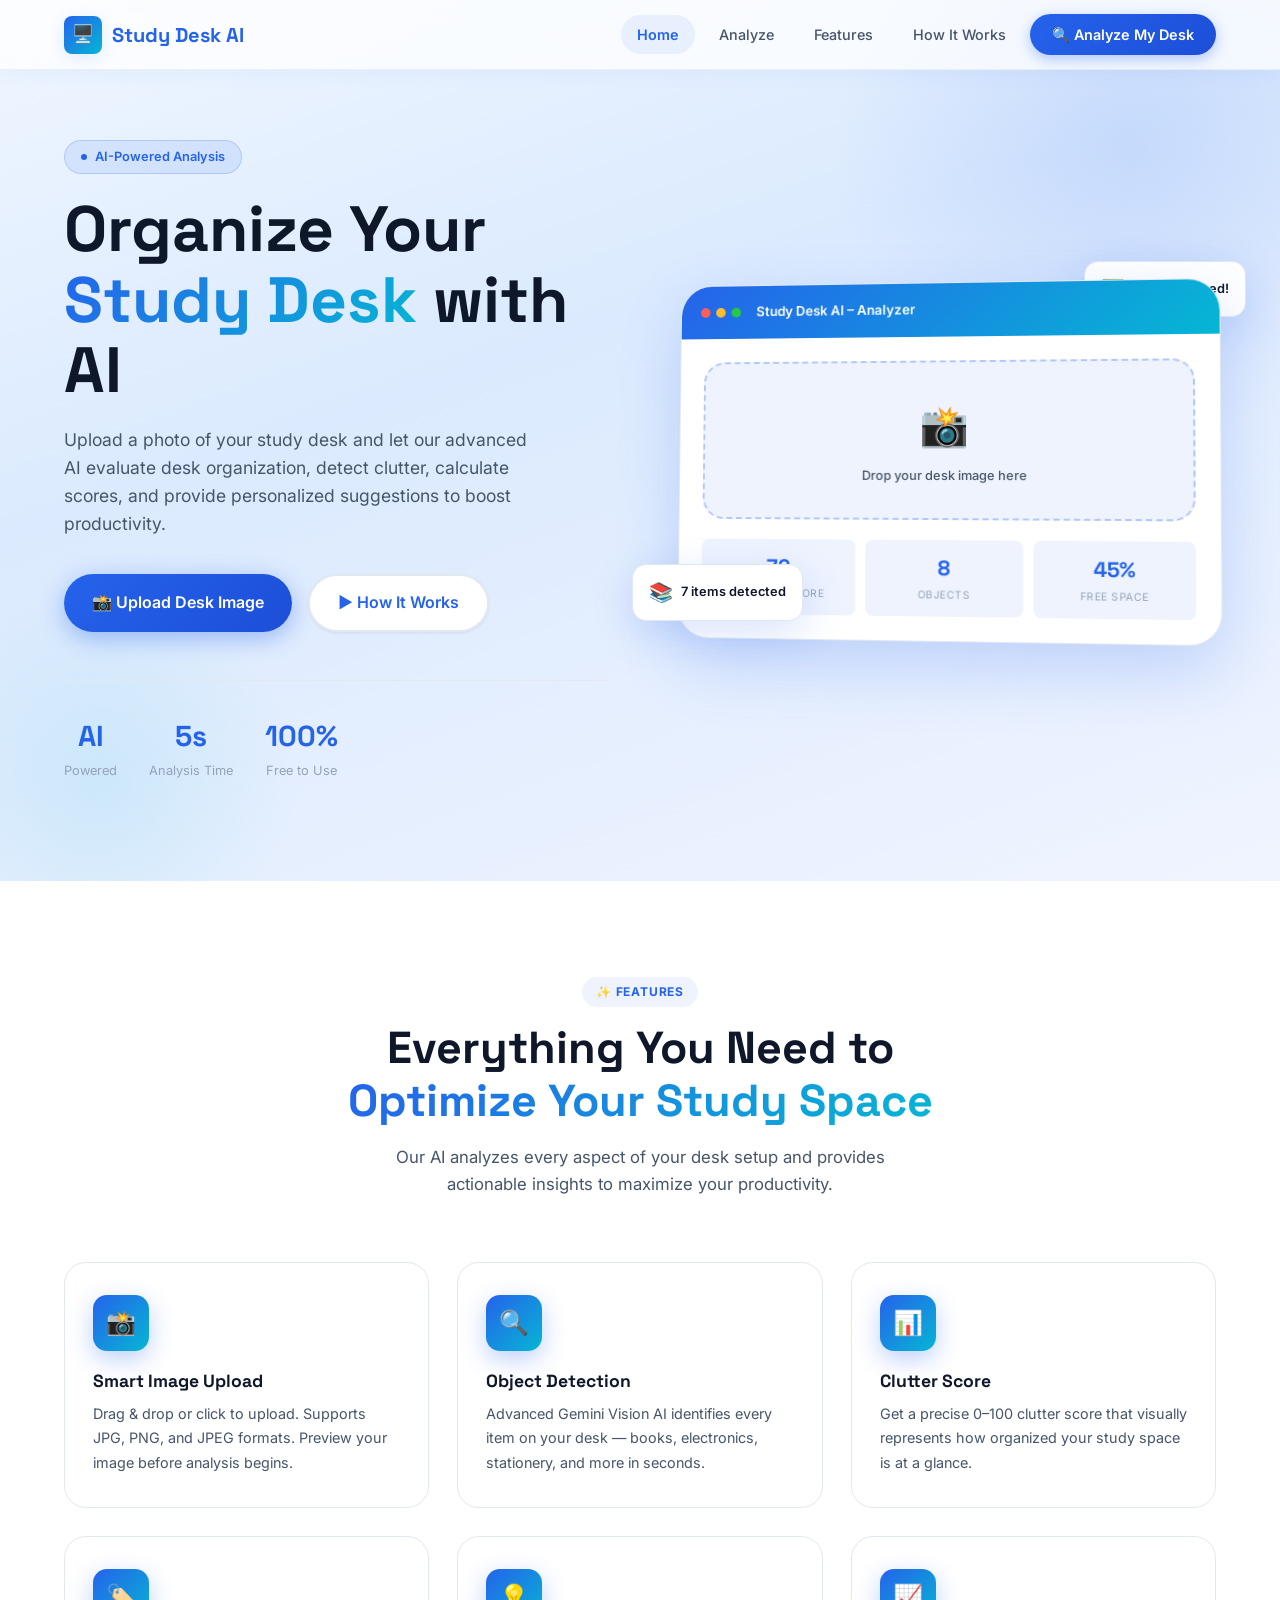
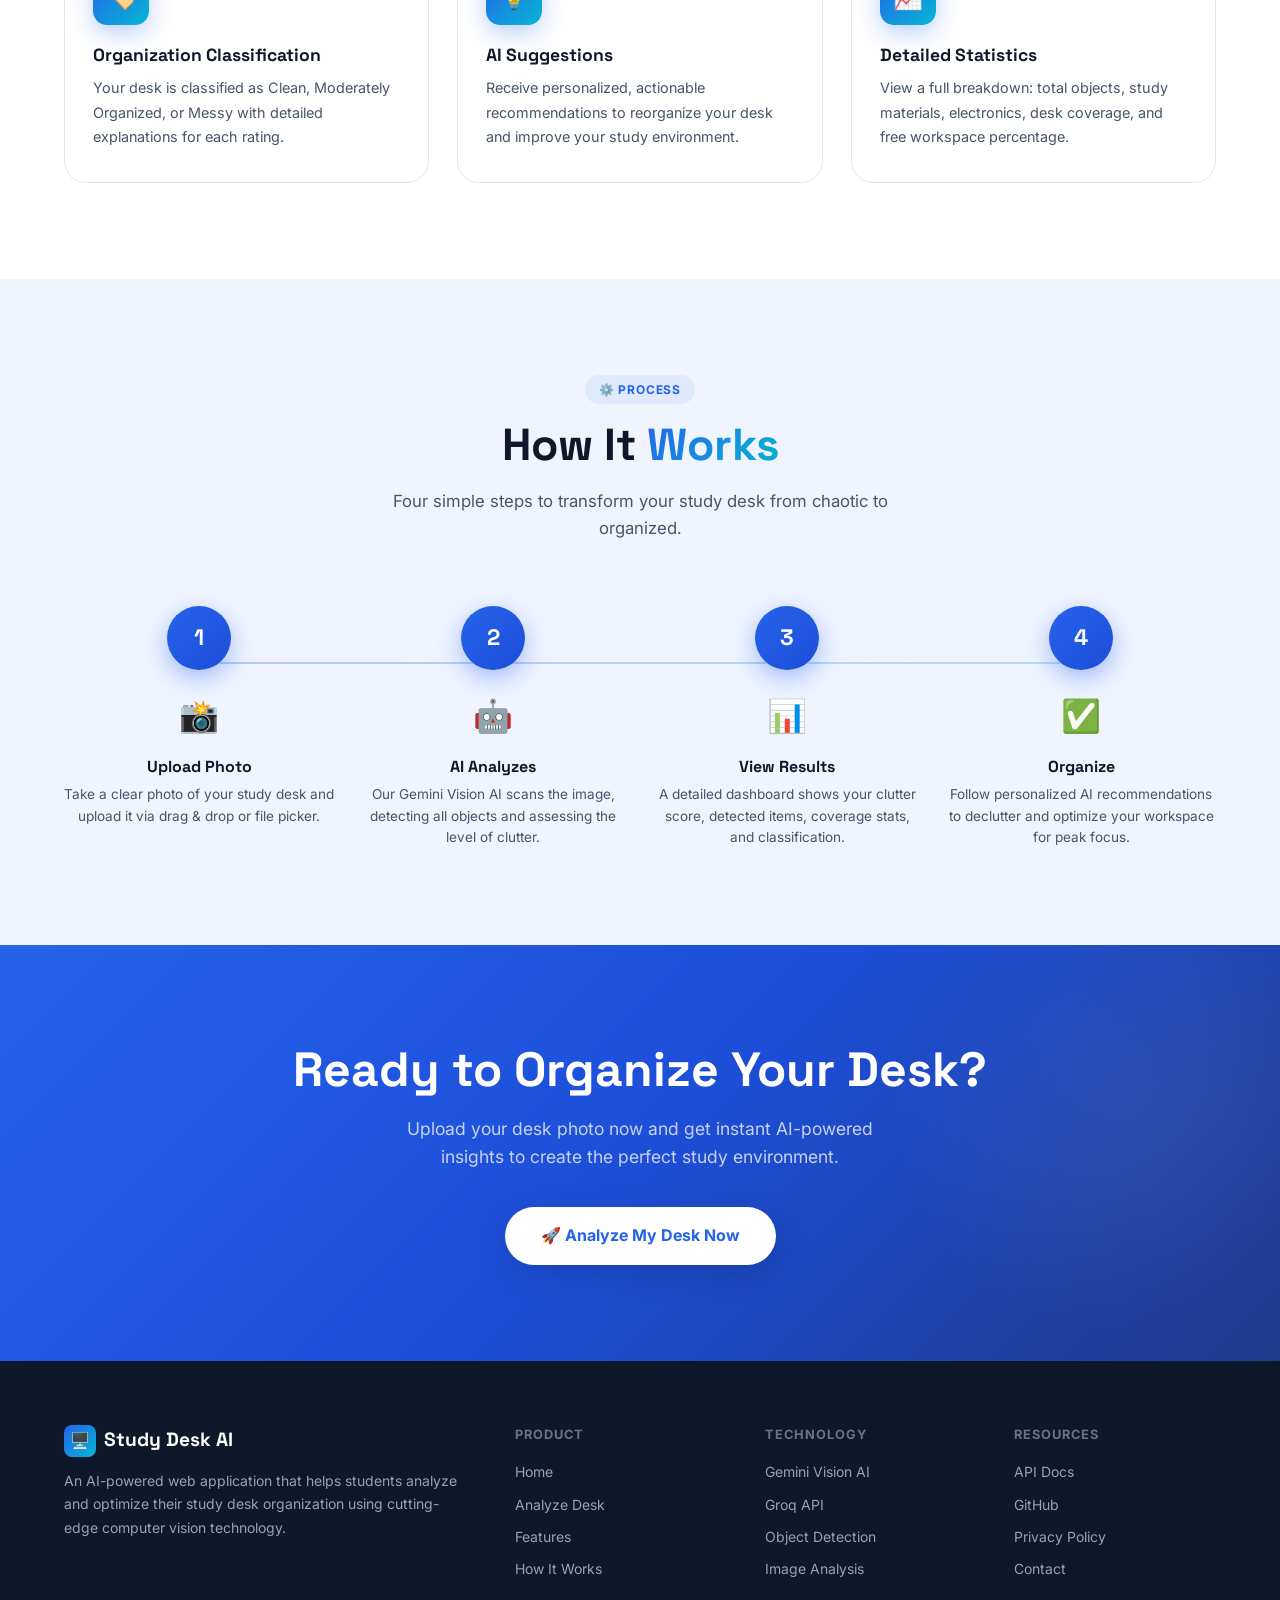
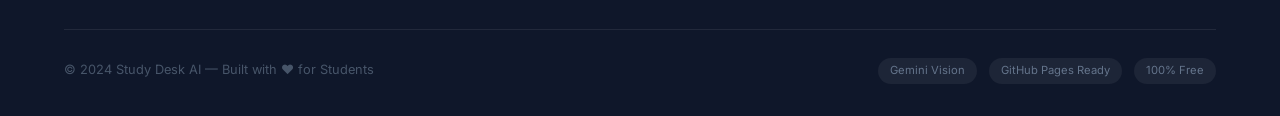
<file: index.html>
<!DOCTYPE html>
<html lang="en">
<head>
  <meta charset="UTF-8" />
  <meta name="viewport" content="width=device-width, initial-scale=1.0" />
  <title>Study Desk AI – Smart Desk Organization Analyzer</title>
  <meta name="description" content="Upload a photo of your study desk and let our AI evaluate organization, detect objects, calculate a clutter score, and provide personalized improvement suggestions." />
  <meta name="keywords" content="study desk, AI analyzer, desk organization, clutter score, productivity" />
  <meta property="og:title" content="Study Desk AI" />
  <meta property="og:description" content="AI-powered study desk organization analyzer" />
  <meta property="og:type" content="website" />
  <link rel="icon" href="data:image/svg+xml,<svg xmlns='http://www.w3.org/2000/svg' viewBox='0 0 100 100'><text y='.9em' font-size='90'>🖥️</text></svg>" />
  <link rel="stylesheet" href="css/style.css" />
</head>
<body>

  <!-- ═══════ NAVBAR ═══════ -->
  <nav class="navbar" id="navbar">
    <div class="container">
      <a href="index.html" class="nav-brand">
        <span class="brand-icon">🖥️</span>
        Study Desk AI
      </a>
      <div class="nav-links" id="nav-links">
        <a href="index.html" class="nav-link active" id="nav-home">Home</a>
        <a href="analyze.html" class="nav-link" id="nav-analyze">Analyze</a>
        <a href="#features" class="nav-link">Features</a>
        <a href="#how-it-works" class="nav-link">How It Works</a>
        <a href="analyze.html" class="nav-cta">
          🔍 Analyze My Desk
        </a>
      </div>
      <button class="hamburger" id="hamburger" aria-label="Toggle menu">
        <span></span><span></span><span></span>
      </button>
    </div>
  </nav>

  <!-- Mobile Menu -->
  <div class="mobile-menu" id="mobile-menu">
    <a href="index.html" class="nav-link active">Home</a>
    <a href="analyze.html" class="nav-link">Analyze</a>
    <a href="#features" class="nav-link">Features</a>
    <a href="#how-it-works" class="nav-link">How It Works</a>
    <a href="analyze.html" class="nav-cta">🔍 Analyze My Desk</a>
  </div>

  <!-- ═══════ HERO ═══════ -->
  <section class="hero" id="home">
    <div class="container">
      <div class="hero-content">

        <!-- Left: Text -->
        <div class="hero-text">
          <div class="hero-badge">
            <span class="dot"></span>
            AI-Powered Analysis
          </div>
          <h1 class="hero-title">
            Organize Your
            <span class="gradient-text">Study Desk</span>
            with AI
          </h1>
          <p class="hero-subtitle">
            Upload a photo of your study desk and let our advanced AI evaluate desk organization, detect clutter, calculate scores, and provide personalized suggestions to boost productivity.
          </p>
          <div class="hero-actions">
            <a href="analyze.html" class="btn-primary" id="hero-cta">
              📸 Upload Desk Image
            </a>
            <a href="#how-it-works" class="btn-secondary">
              ▶ How It Works
            </a>
          </div>
          <div class="hero-stats">
            <div class="hero-stat-item">
              <div class="hero-stat-val">AI</div>
              <div class="hero-stat-lbl">Powered</div>
            </div>
            <div class="hero-stat-item">
              <div class="hero-stat-val">5s</div>
              <div class="hero-stat-lbl">Analysis Time</div>
            </div>
            <div class="hero-stat-item">
              <div class="hero-stat-val">100%</div>
              <div class="hero-stat-lbl">Free to Use</div>
            </div>
          </div>
        </div>

        <!-- Right: Mockup -->
        <div class="hero-visual">
          <div class="hero-float-card card-1">
            <span class="card-icon">✅</span>
            <span>Desk Analyzed!</span>
          </div>
          <div class="hero-mockup">
            <div class="mockup-header">
              <div class="mockup-dots">
                <span></span><span></span><span></span>
              </div>
              <span class="mockup-title">Study Desk AI – Analyzer</span>
            </div>
            <div class="mockup-body">
              <div class="mockup-upload-area">
                <div class="mockup-upload-icon">📸</div>
                <div class="mockup-upload-text">Drop your desk image here</div>
              </div>
              <div class="mockup-stats">
                <div class="mockup-stat">
                  <div class="mockup-stat-val">72</div>
                  <div class="mockup-stat-lbl">Clutter Score</div>
                </div>
                <div class="mockup-stat">
                  <div class="mockup-stat-val">8</div>
                  <div class="mockup-stat-lbl">Objects</div>
                </div>
                <div class="mockup-stat">
                  <div class="mockup-stat-val">45%</div>
                  <div class="mockup-stat-lbl">Free Space</div>
                </div>
              </div>
            </div>
          </div>
          <div class="hero-float-card card-2">
            <span class="card-icon">📚</span>
            <span>7 items detected</span>
          </div>
        </div>

      </div>
    </div>
  </section>

  <!-- ═══════ FEATURES ═══════ -->
  <section class="features" id="features">
    <div class="container">
      <div class="section-header text-center reveal">
        <span class="section-tag">✨ Features</span>
        <h2 class="section-title">Everything You Need to<br><span class="gradient-text">Optimize Your Study Space</span></h2>
        <p class="section-desc">Our AI analyzes every aspect of your desk setup and provides actionable insights to maximize your productivity.</p>
      </div>
      <div class="features-grid">
        <div class="feature-card reveal">
          <div class="feature-icon">📸</div>
          <h3 class="feature-title">Smart Image Upload</h3>
          <p class="feature-desc">Drag & drop or click to upload. Supports JPG, PNG, and JPEG formats. Preview your image before analysis begins.</p>
        </div>
        <div class="feature-card reveal">
          <div class="feature-icon">🔍</div>
          <h3 class="feature-title">Object Detection</h3>
          <p class="feature-desc">Advanced Gemini Vision AI identifies every item on your desk — books, electronics, stationery, and more in seconds.</p>
        </div>
        <div class="feature-card reveal">
          <div class="feature-icon">📊</div>
          <h3 class="feature-title">Clutter Score</h3>
          <p class="feature-desc">Get a precise 0–100 clutter score that visually represents how organized your study space is at a glance.</p>
        </div>
        <div class="feature-card reveal">
          <div class="feature-icon">🏷️</div>
          <h3 class="feature-title">Organization Classification</h3>
          <p class="feature-desc">Your desk is classified as Clean, Moderately Organized, or Messy with detailed explanations for each rating.</p>
        </div>
        <div class="feature-card reveal">
          <div class="feature-icon">💡</div>
          <h3 class="feature-title">AI Suggestions</h3>
          <p class="feature-desc">Receive personalized, actionable recommendations to reorganize your desk and improve your study environment.</p>
        </div>
        <div class="feature-card reveal">
          <div class="feature-icon">📈</div>
          <h3 class="feature-title">Detailed Statistics</h3>
          <p class="feature-desc">View a full breakdown: total objects, study materials, electronics, desk coverage, and free workspace percentage.</p>
        </div>
      </div>
    </div>
  </section>

  <!-- ═══════ HOW IT WORKS ═══════ -->
  <section class="how-it-works" id="how-it-works">
    <div class="container">
      <div class="section-header text-center reveal">
        <span class="section-tag">⚙️ Process</span>
        <h2 class="section-title">How It <span class="gradient-text">Works</span></h2>
        <p class="section-desc">Four simple steps to transform your study desk from chaotic to organized.</p>
      </div>
      <div class="steps-grid">
        <div class="step-card reveal">
          <div class="step-number">1</div>
          <div class="step-icon">📸</div>
          <h3 class="step-title">Upload Photo</h3>
          <p class="step-desc">Take a clear photo of your study desk and upload it via drag & drop or file picker.</p>
        </div>
        <div class="step-card reveal">
          <div class="step-number">2</div>
          <div class="step-icon">🤖</div>
          <h3 class="step-title">AI Analyzes</h3>
          <p class="step-desc">Our Gemini Vision AI scans the image, detecting all objects and assessing the level of clutter.</p>
        </div>
        <div class="step-card reveal">
          <div class="step-number">3</div>
          <div class="step-icon">📊</div>
          <h3 class="step-title">View Results</h3>
          <p class="step-desc">A detailed dashboard shows your clutter score, detected items, coverage stats, and classification.</p>
        </div>
        <div class="step-card reveal">
          <div class="step-number">4</div>
          <div class="step-icon">✅</div>
          <h3 class="step-title">Organize</h3>
          <p class="step-desc">Follow personalized AI recommendations to declutter and optimize your workspace for peak focus.</p>
        </div>
      </div>
    </div>
  </section>

  <!-- ═══════ CTA ═══════ -->
  <section class="cta-section">
    <div class="container">
      <div class="cta-content">
        <h2 class="cta-title">Ready to Organize Your Desk?</h2>
        <p class="cta-desc">Upload your desk photo now and get instant AI-powered insights to create the perfect study environment.</p>
        <a href="analyze.html" class="btn-white" id="cta-analyze">
          🚀 Analyze My Desk Now
        </a>
      </div>
    </div>
  </section>

  <!-- ═══════ FOOTER ═══════ -->
  <footer>
    <div class="container">
      <div class="footer-grid">
        <div>
          <div class="footer-brand">
            <div class="footer-brand-name">
              <span class="footer-brand-icon">🖥️</span>
              Study Desk AI
            </div>
            <p class="footer-desc">
              An AI-powered web application that helps students analyze and optimize their study desk organization using cutting-edge computer vision technology.
            </p>
          </div>
        </div>
        <div>
          <div class="footer-col-title">Product</div>
          <div class="footer-links">
            <a href="index.html" class="footer-link">Home</a>
            <a href="analyze.html" class="footer-link">Analyze Desk</a>
            <a href="#features" class="footer-link">Features</a>
            <a href="#how-it-works" class="footer-link">How It Works</a>
          </div>
        </div>
        <div>
          <div class="footer-col-title">Technology</div>
          <div class="footer-links">
            <a href="https://ai.google.dev" target="_blank" rel="noopener" class="footer-link">Gemini Vision AI</a>
            <a href="https://console.groq.com" target="_blank" rel="noopener" class="footer-link">Groq API</a>
            <a href="#" class="footer-link">Object Detection</a>
            <a href="#" class="footer-link">Image Analysis</a>
          </div>
        </div>
        <div>
          <div class="footer-col-title">Resources</div>
          <div class="footer-links">
            <a href="https://ai.google.dev/gemini-api/docs" target="_blank" rel="noopener" class="footer-link">API Docs</a>
            <a href="https://github.com" target="_blank" rel="noopener" class="footer-link">GitHub</a>
            <a href="#" class="footer-link">Privacy Policy</a>
            <a href="#" class="footer-link">Contact</a>
          </div>
        </div>
      </div>
      <div class="footer-bottom">
        <span>© 2024 Study Desk AI — Built with ❤️ for Students</span>
        <div class="footer-badges">
          <span class="footer-badge">Gemini Vision</span>
          <span class="footer-badge">GitHub Pages Ready</span>
          <span class="footer-badge">100% Free</span>
        </div>
      </div>
    </div>
  </footer>

  <script src="js/app.js"></script>
</body>
</html>
</file>
<file: css/style.css>
/* =========================================
   Study Desk AI – Main Stylesheet
   ========================================= */

@import url('https://fonts.googleapis.com/css2?family=Inter:wght@300;400;500;600;700;800;900&family=Space+Grotesk:wght@400;500;600;700&display=swap');

/* ── CSS Variables ── */
:root {
  --primary:        #2563EB;
  --primary-light:  #3B82F6;
  --primary-dark:   #1D4ED8;
  --accent:         #06B6D4;
  --accent-light:   #67E8F9;
  --success:        #10B981;
  --warning:        #F59E0B;
  --danger:         #EF4444;

  --bg-base:        #F0F4FF;
  --bg-card:        #FFFFFF;
  --bg-glass:       rgba(255,255,255,0.75);
  --bg-glass-dark:  rgba(37,99,235,0.08);

  --text-primary:   #0F172A;
  --text-secondary: #475569;
  --text-muted:     #94A3B8;
  --border:         #E2E8F0;
  --border-focus:   #2563EB;

  --shadow-sm:  0 1px 3px rgba(0,0,0,.08);
  --shadow-md:  0 4px 16px rgba(37,99,235,.12);
  --shadow-lg:  0 12px 40px rgba(37,99,235,.18);
  --shadow-xl:  0 24px 64px rgba(37,99,235,.22);

  --radius-sm:  8px;
  --radius-md:  14px;
  --radius-lg:  22px;
  --radius-xl:  32px;
  --radius-full: 9999px;

  --transition: 0.25s cubic-bezier(0.4,0,0.2,1);
  --font-main:  'Inter', sans-serif;
  --font-head:  'Space Grotesk', sans-serif;
}

/* ── Reset ── */
*, *::before, *::after { box-sizing: border-box; margin: 0; padding: 0; }
html { scroll-behavior: smooth; font-size: 16px; }
body {
  font-family: var(--font-main);
  background: var(--bg-base);
  color: var(--text-primary);
  line-height: 1.6;
  overflow-x: hidden;
  min-height: 100vh;
}
img { max-width: 100%; display: block; }
a { text-decoration: none; color: inherit; }
button { cursor: pointer; border: none; background: none; font-family: inherit; }
input, textarea { font-family: inherit; }

/* ── Scrollbar ── */
::-webkit-scrollbar { width: 6px; }
::-webkit-scrollbar-track { background: transparent; }
::-webkit-scrollbar-thumb { background: var(--primary-light); border-radius: 4px; }

/* ── Selection ── */
::selection { background: var(--primary-light); color: #fff; }

/* ── Utility ── */
.container { width: 100%; max-width: 1200px; margin: 0 auto; padding: 0 24px; }
.flex       { display: flex; }
.flex-col   { flex-direction: column; }
.items-center { align-items: center; }
.justify-between { justify-content: space-between; }
.gap-4 { gap: 16px; }
.gap-6 { gap: 24px; }
.text-center { text-align: center; }
.hidden { display: none !important; }
.sr-only { position: absolute; width: 1px; height: 1px; overflow: hidden; clip: rect(0,0,0,0); }

/* ── Typography ── */
h1, h2, h3, h4 { font-family: var(--font-head); font-weight: 700; line-height: 1.2; }

/* ── Gradient Text ── */
.gradient-text {
  background: linear-gradient(135deg, var(--primary) 0%, var(--accent) 100%);
  -webkit-background-clip: text;
  -webkit-text-fill-color: transparent;
  background-clip: text;
}

/* ============================================================
   NAVBAR
   ============================================================ */
.navbar {
  position: fixed; top: 0; left: 0; right: 0; z-index: 1000;
  height: 70px;
  background: var(--bg-glass);
  backdrop-filter: blur(20px);
  -webkit-backdrop-filter: blur(20px);
  border-bottom: 1px solid rgba(226,232,240,0.6);
  box-shadow: 0 2px 20px rgba(37,99,235,.06);
  transition: background var(--transition);
}
.navbar .container {
  height: 100%;
  display: flex;
  align-items: center;
  justify-content: space-between;
}
.nav-brand {
  display: flex;
  align-items: center;
  gap: 10px;
  font-family: var(--font-head);
  font-weight: 700;
  font-size: 1.25rem;
  color: var(--primary);
}
.nav-brand .brand-icon {
  width: 38px; height: 38px;
  background: linear-gradient(135deg, var(--primary), var(--accent));
  border-radius: var(--radius-sm);
  display: flex; align-items: center; justify-content: center;
  font-size: 1.1rem;
  box-shadow: var(--shadow-md);
}
.nav-links { display: flex; align-items: center; gap: 8px; }
.nav-link {
  padding: 8px 16px;
  border-radius: var(--radius-full);
  font-size: 0.9rem;
  font-weight: 500;
  color: var(--text-secondary);
  transition: all var(--transition);
}
.nav-link:hover { background: var(--bg-glass-dark); color: var(--primary); }
.nav-link.active { background: var(--bg-glass-dark); color: var(--primary); font-weight: 600; }
.nav-cta {
  padding: 9px 22px;
  background: linear-gradient(135deg, var(--primary), var(--primary-dark));
  color: #fff;
  border-radius: var(--radius-full);
  font-size: 0.9rem;
  font-weight: 600;
  transition: all var(--transition);
  box-shadow: 0 4px 14px rgba(37,99,235,.35);
}
.nav-cta:hover { transform: translateY(-2px); box-shadow: 0 6px 20px rgba(37,99,235,.45); }

/* Hamburger */
.hamburger {
  display: none;
  flex-direction: column;
  gap: 5px;
  padding: 6px;
  border-radius: var(--radius-sm);
  transition: background var(--transition);
}
.hamburger:hover { background: var(--bg-glass-dark); }
.hamburger span {
  display: block;
  width: 22px; height: 2px;
  background: var(--text-primary);
  border-radius: 2px;
  transition: all var(--transition);
}

/* ============================================================
   HERO SECTION
   ============================================================ */
.hero {
  padding-top: 140px;
  padding-bottom: 100px;
  position: relative;
  overflow: hidden;
  background: linear-gradient(160deg, #EFF6FF 0%, #DBEAFE 40%, #F0F4FF 100%);
}
.hero::before {
  content: '';
  position: absolute;
  top: -150px; right: -150px;
  width: 600px; height: 600px;
  background: radial-gradient(circle, rgba(37,99,235,.12) 0%, transparent 70%);
  border-radius: 50%;
  pointer-events: none;
}
.hero::after {
  content: '';
  position: absolute;
  bottom: -100px; left: -100px;
  width: 400px; height: 400px;
  background: radial-gradient(circle, rgba(6,182,212,.1) 0%, transparent 70%);
  border-radius: 50%;
  pointer-events: none;
}
.hero-content {
  position: relative; z-index: 1;
  display: grid;
  grid-template-columns: 1fr 1fr;
  gap: 64px;
  align-items: center;
}
.hero-badge {
  display: inline-flex;
  align-items: center;
  gap: 8px;
  padding: 6px 16px;
  background: rgba(37,99,235,.1);
  color: var(--primary);
  border-radius: var(--radius-full);
  font-size: 0.8rem;
  font-weight: 600;
  margin-bottom: 20px;
  border: 1px solid rgba(37,99,235,.2);
  animation: fadeInDown 0.6s ease both;
}
.hero-badge .dot {
  width: 6px; height: 6px;
  background: var(--primary);
  border-radius: 50%;
  animation: pulse 1.5s infinite;
}
.hero-title {
  font-size: clamp(2.5rem, 5vw, 4rem);
  line-height: 1.1;
  margin-bottom: 20px;
  animation: fadeInUp 0.7s ease 0.1s both;
}
.hero-subtitle {
  font-size: 1.1rem;
  color: var(--text-secondary);
  max-width: 480px;
  margin-bottom: 36px;
  animation: fadeInUp 0.7s ease 0.2s both;
}
.hero-actions {
  display: flex;
  gap: 16px;
  flex-wrap: wrap;
  animation: fadeInUp 0.7s ease 0.3s both;
}
.btn-primary {
  display: inline-flex;
  align-items: center;
  gap: 8px;
  padding: 14px 28px;
  background: linear-gradient(135deg, var(--primary), var(--primary-dark));
  color: #fff;
  border-radius: var(--radius-full);
  font-size: 1rem;
  font-weight: 600;
  transition: all var(--transition);
  box-shadow: 0 6px 24px rgba(37,99,235,.4);
}
.btn-primary:hover { transform: translateY(-3px); box-shadow: 0 10px 32px rgba(37,99,235,.5); }
.btn-primary:active { transform: translateY(0); }
.btn-secondary {
  display: inline-flex;
  align-items: center;
  gap: 8px;
  padding: 14px 28px;
  background: #fff;
  color: var(--primary);
  border-radius: var(--radius-full);
  font-size: 1rem;
  font-weight: 600;
  border: 2px solid var(--border);
  transition: all var(--transition);
  box-shadow: var(--shadow-sm);
}
.btn-secondary:hover { border-color: var(--primary); box-shadow: var(--shadow-md); transform: translateY(-2px); }

/* Hero Visual */
.hero-visual {
  position: relative;
  animation: fadeInRight 0.8s ease 0.2s both;
}
.hero-mockup {
  background: var(--bg-card);
  border-radius: var(--radius-xl);
  box-shadow: var(--shadow-xl);
  overflow: hidden;
  border: 1px solid var(--border);
  transform: perspective(1000px) rotateY(-5deg) rotateX(2deg);
  transition: transform 0.5s ease;
}
.hero-mockup:hover { transform: perspective(1000px) rotateY(0deg) rotateX(0deg); }
.mockup-header {
  background: linear-gradient(135deg, var(--primary), var(--accent));
  padding: 16px 20px;
  display: flex;
  align-items: center;
  gap: 12px;
}
.mockup-dots { display: flex; gap: 6px; }
.mockup-dots span {
  width: 10px; height: 10px;
  border-radius: 50%;
  background: rgba(255,255,255,0.5);
}
.mockup-dots span:first-child { background: #FF5F57; }
.mockup-dots span:nth-child(2) { background: #FFBD2E; }
.mockup-dots span:last-child { background: #28C840; }
.mockup-title {
  color: #fff;
  font-size: 0.85rem;
  font-weight: 600;
  margin-left: 4px;
}
.mockup-body { padding: 24px; }
.mockup-upload-area {
  border: 2px dashed rgba(37,99,235,.3);
  border-radius: var(--radius-lg);
  padding: 32px;
  text-align: center;
  background: var(--bg-glass-dark);
  margin-bottom: 20px;
}
.mockup-upload-icon { font-size: 2.5rem; margin-bottom: 8px; }
.mockup-upload-text { font-size: 0.8rem; color: var(--text-secondary); font-weight: 500; }
.mockup-stats {
  display: grid;
  grid-template-columns: 1fr 1fr 1fr;
  gap: 10px;
}
.mockup-stat {
  background: var(--bg-glass-dark);
  border-radius: var(--radius-sm);
  padding: 12px 10px;
  text-align: center;
}
.mockup-stat-val { font-size: 1.3rem; font-weight: 700; color: var(--primary); font-family: var(--font-head); }
.mockup-stat-lbl { font-size: 0.65rem; color: var(--text-muted); margin-top: 2px; text-transform: uppercase; letter-spacing: .5px; }

/* Floating cards */
.hero-float-card {
  position: absolute;
  background: #fff;
  border-radius: var(--radius-md);
  padding: 12px 16px;
  box-shadow: var(--shadow-lg);
  border: 1px solid var(--border);
  font-size: 0.8rem;
  font-weight: 600;
  display: flex;
  align-items: center;
  gap: 8px;
  animation: float 3s ease-in-out infinite;
}
.hero-float-card.card-1 { top: -20px; right: -30px; animation-delay: 0s; }
.hero-float-card.card-2 { bottom: 20px; left: -40px; animation-delay: 1.5s; }
.hero-float-card .card-icon { font-size: 1.2rem; }

/* Hero Stats */
.hero-stats {
  display: flex;
  gap: 32px;
  margin-top: 48px;
  padding-top: 32px;
  border-top: 1px solid var(--border);
  animation: fadeInUp 0.7s ease 0.5s both;
}
.hero-stat-item { text-align: center; }
.hero-stat-val { font-size: 1.8rem; font-weight: 800; color: var(--primary); font-family: var(--font-head); }
.hero-stat-lbl { font-size: 0.8rem; color: var(--text-muted); margin-top: 2px; }

/* ============================================================
   SECTION COMMON
   ============================================================ */
section { padding: 96px 0; }
.section-tag {
  display: inline-flex;
  align-items: center;
  gap: 6px;
  padding: 5px 14px;
  background: rgba(37,99,235,.08);
  color: var(--primary);
  border-radius: var(--radius-full);
  font-size: 0.75rem;
  font-weight: 700;
  letter-spacing: .8px;
  text-transform: uppercase;
  margin-bottom: 14px;
}
.section-title {
  font-size: clamp(1.8rem, 3.5vw, 2.8rem);
  margin-bottom: 16px;
}
.section-desc {
  font-size: 1.05rem;
  color: var(--text-secondary);
  max-width: 560px;
  margin: 0 auto;
}
.section-header { margin-bottom: 64px; }

/* ============================================================
   FEATURES SECTION
   ============================================================ */
.features { background: #fff; }
.features-grid {
  display: grid;
  grid-template-columns: repeat(3, 1fr);
  gap: 28px;
}
.feature-card {
  background: #fff;
  border: 1px solid var(--border);
  border-radius: var(--radius-lg);
  padding: 32px 28px;
  transition: all var(--transition);
  position: relative;
  overflow: hidden;
}
.feature-card::before {
  content: '';
  position: absolute;
  top: 0; left: 0; right: 0;
  height: 3px;
  background: linear-gradient(90deg, var(--primary), var(--accent));
  transform: scaleX(0);
  transform-origin: left;
  transition: transform var(--transition);
}
.feature-card:hover { transform: translateY(-6px); box-shadow: var(--shadow-lg); border-color: transparent; }
.feature-card:hover::before { transform: scaleX(1); }
.feature-icon {
  width: 56px; height: 56px;
  background: linear-gradient(135deg, var(--primary), var(--accent));
  border-radius: var(--radius-md);
  display: flex; align-items: center; justify-content: center;
  font-size: 1.5rem;
  margin-bottom: 20px;
  box-shadow: 0 8px 24px rgba(37,99,235,.3);
}
.feature-title { font-size: 1.1rem; margin-bottom: 10px; }
.feature-desc { font-size: 0.9rem; color: var(--text-secondary); line-height: 1.7; }

/* ============================================================
   HOW IT WORKS
   ============================================================ */
.how-it-works { background: var(--bg-base); }
.steps-grid {
  display: grid;
  grid-template-columns: repeat(4, 1fr);
  gap: 24px;
  position: relative;
}
.steps-grid::before {
  content: '';
  position: absolute;
  top: 56px; left: 10%; right: 10%;
  height: 2px;
  background: linear-gradient(90deg, var(--primary), var(--accent));
  z-index: 0;
  opacity: 0.3;
}
.step-card {
  text-align: center;
  position: relative;
  z-index: 1;
}
.step-number {
  width: 64px; height: 64px;
  background: linear-gradient(135deg, var(--primary), var(--primary-dark));
  color: #fff;
  border-radius: 50%;
  font-size: 1.4rem;
  font-weight: 800;
  font-family: var(--font-head);
  display: flex; align-items: center; justify-content: center;
  margin: 0 auto 20px;
  box-shadow: 0 8px 24px rgba(37,99,235,.4);
  position: relative;
  z-index: 1;
  transition: transform var(--transition);
}
.step-card:hover .step-number { transform: scale(1.1); }
.step-icon {
  font-size: 2rem;
  margin-bottom: 16px;
}
.step-title { font-size: 1rem; margin-bottom: 8px; }
.step-desc { font-size: 0.85rem; color: var(--text-secondary); }

/* ============================================================
   CTA SECTION
   ============================================================ */
.cta-section {
  background: linear-gradient(135deg, var(--primary) 0%, var(--primary-dark) 50%, #1E3A8A 100%);
  padding: 96px 0;
  position: relative;
  overflow: hidden;
}
.cta-section::before {
  content: '';
  position: absolute;
  top: -100px; right: -100px;
  width: 500px; height: 500px;
  background: radial-gradient(circle, rgba(255,255,255,.06) 0%, transparent 70%);
  border-radius: 50%;
}
.cta-content { text-align: center; position: relative; z-index: 1; }
.cta-title { font-size: clamp(2rem, 4vw, 3rem); color: #fff; margin-bottom: 16px; }
.cta-desc { font-size: 1.1rem; color: rgba(255,255,255,0.75); max-width: 520px; margin: 0 auto 36px; }
.btn-white {
  display: inline-flex;
  align-items: center;
  gap: 8px;
  padding: 16px 36px;
  background: #fff;
  color: var(--primary);
  border-radius: var(--radius-full);
  font-size: 1rem;
  font-weight: 700;
  transition: all var(--transition);
  box-shadow: 0 8px 32px rgba(0,0,0,.15);
}
.btn-white:hover { transform: translateY(-3px); box-shadow: 0 14px 40px rgba(0,0,0,.2); }

/* ============================================================
   FOOTER
   ============================================================ */
footer {
  background: #0F172A;
  color: #fff;
  padding: 64px 0 32px;
}
.footer-grid {
  display: grid;
  grid-template-columns: 2fr 1fr 1fr 1fr;
  gap: 48px;
  margin-bottom: 48px;
}
.footer-brand { margin-bottom: 16px; }
.footer-brand-name {
  font-family: var(--font-head);
  font-weight: 700;
  font-size: 1.2rem;
  color: #fff;
  display: flex; align-items: center; gap: 8px;
  margin-bottom: 12px;
}
.footer-brand-icon {
  width: 32px; height: 32px;
  background: linear-gradient(135deg, var(--primary), var(--accent));
  border-radius: 8px;
  display: flex; align-items: center; justify-content: center;
  font-size: 1rem;
}
.footer-desc { font-size: 0.875rem; color: #94A3B8; line-height: 1.7; }
.footer-col-title { font-size: 0.8rem; font-weight: 700; text-transform: uppercase; letter-spacing: 1px; color: #64748B; margin-bottom: 16px; }
.footer-links { display: flex; flex-direction: column; gap: 10px; }
.footer-link { font-size: 0.875rem; color: #94A3B8; transition: color var(--transition); }
.footer-link:hover { color: #fff; }
.footer-bottom {
  border-top: 1px solid rgba(255,255,255,.08);
  padding-top: 28px;
  display: flex;
  justify-content: space-between;
  align-items: center;
  font-size: 0.8rem;
  color: #475569;
}
.footer-badges { display: flex; gap: 12px; }
.footer-badge {
  padding: 4px 12px;
  background: rgba(255,255,255,.06);
  border-radius: var(--radius-full);
  font-size: 0.7rem;
  color: #64748B;
}

/* ============================================================
   ANALYZE PAGE
   ============================================================ */
.analyze-page { padding-top: 90px; min-height: 100vh; }

/* API Key Banner */
.api-banner {
  background: linear-gradient(90deg, rgba(37,99,235,.08), rgba(6,182,212,.08));
  border-bottom: 1px solid var(--border);
  padding: 12px 0;
}
.api-banner-inner {
  display: flex;
  align-items: center;
  justify-content: space-between;
  gap: 16px;
  flex-wrap: wrap;
}
.api-banner-text { font-size: 0.85rem; color: var(--text-secondary); }
.api-banner-text strong { color: var(--primary); }
.api-key-form { display: flex; gap: 8px; align-items: center; flex-wrap: wrap; }
.api-key-input {
  padding: 8px 14px;
  border: 1px solid var(--border);
  border-radius: var(--radius-sm);
  font-size: 0.85rem;
  background: #fff;
  color: var(--text-primary);
  outline: none;
  width: 260px;
  transition: border-color var(--transition);
}
.api-key-input:focus { border-color: var(--border-focus); box-shadow: 0 0 0 3px rgba(37,99,235,.1); }
.btn-save-key {
  padding: 8px 18px;
  background: var(--primary);
  color: #fff;
  border-radius: var(--radius-sm);
  font-size: 0.85rem;
  font-weight: 600;
  transition: all var(--transition);
}
.btn-save-key:hover { background: var(--primary-dark); }
.key-status {
  font-size: 0.8rem;
  padding: 4px 10px;
  border-radius: var(--radius-full);
  font-weight: 600;
}
.key-status.active { background: rgba(16,185,129,.1); color: var(--success); }
.key-status.inactive { background: rgba(239,68,68,.1); color: var(--danger); }

/* Upload Section */
.upload-section {
  padding: 48px 0;
  background: linear-gradient(160deg, #EFF6FF 0%, #F0F4FF 100%);
}
.upload-section-title { font-size: 1.8rem; margin-bottom: 8px; }
.upload-section-desc { color: var(--text-secondary); margin-bottom: 40px; }

.upload-zone {
  background: #fff;
  border: 2px dashed var(--border);
  border-radius: var(--radius-xl);
  padding: 64px 32px;
  text-align: center;
  cursor: pointer;
  transition: all var(--transition);
  position: relative;
  overflow: hidden;
}
.upload-zone::before {
  content: '';
  position: absolute;
  inset: 0;
  background: linear-gradient(135deg, rgba(37,99,235,.04), rgba(6,182,212,.04));
  opacity: 0;
  transition: opacity var(--transition);
}
.upload-zone:hover, .upload-zone.drag-over {
  border-color: var(--primary);
  box-shadow: var(--shadow-md);
}
.upload-zone:hover::before, .upload-zone.drag-over::before { opacity: 1; }
.upload-zone.drag-over { background: rgba(37,99,235,.02); }

.upload-icon {
  width: 80px; height: 80px;
  background: linear-gradient(135deg, var(--primary), var(--accent));
  border-radius: var(--radius-lg);
  display: flex; align-items: center; justify-content: center;
  font-size: 2rem;
  margin: 0 auto 24px;
  box-shadow: 0 12px 32px rgba(37,99,235,.3);
  transition: transform var(--transition);
}
.upload-zone:hover .upload-icon { transform: translateY(-4px); }
.upload-title { font-size: 1.3rem; font-weight: 700; margin-bottom: 8px; }
.upload-subtitle { color: var(--text-secondary); font-size: 0.9rem; margin-bottom: 24px; }
.upload-formats {
  display: flex;
  gap: 8px;
  justify-content: center;
  flex-wrap: wrap;
}
.format-tag {
  padding: 4px 12px;
  background: var(--bg-glass-dark);
  color: var(--primary);
  border-radius: var(--radius-full);
  font-size: 0.75rem;
  font-weight: 600;
}
.upload-input { display: none; }

/* Preview */
.preview-container {
  background: #fff;
  border-radius: var(--radius-xl);
  padding: 24px;
  box-shadow: var(--shadow-md);
  border: 1px solid var(--border);
}
.preview-header {
  display: flex;
  align-items: center;
  justify-content: space-between;
  margin-bottom: 16px;
}
.preview-title { font-size: 1rem; font-weight: 700; }
.btn-change {
  padding: 6px 14px;
  background: var(--bg-glass-dark);
  color: var(--primary);
  border-radius: var(--radius-full);
  font-size: 0.8rem;
  font-weight: 600;
  transition: all var(--transition);
}
.btn-change:hover { background: rgba(37,99,235,.15); }
.preview-image-wrap {
  border-radius: var(--radius-lg);
  overflow: hidden;
  position: relative;
  background: var(--bg-base);
  max-height: 400px;
  display: flex;
  align-items: center;
  justify-content: center;
}
#preview-img {
  width: 100%;
  max-height: 400px;
  object-fit: contain;
  border-radius: var(--radius-lg);
}
.preview-info {
  display: flex;
  align-items: center;
  justify-content: space-between;
  margin-top: 16px;
  padding: 12px 16px;
  background: var(--bg-base);
  border-radius: var(--radius-sm);
  font-size: 0.85rem;
}
.preview-filename { font-weight: 600; color: var(--text-primary); }
.preview-size { color: var(--text-muted); }
.btn-analyze {
  display: inline-flex;
  align-items: center;
  gap: 10px;
  padding: 16px 36px;
  background: linear-gradient(135deg, var(--primary), var(--primary-dark));
  color: #fff;
  border-radius: var(--radius-full);
  font-size: 1rem;
  font-weight: 700;
  margin-top: 24px;
  transition: all var(--transition);
  box-shadow: 0 6px 24px rgba(37,99,235,.4);
  width: 100%;
  justify-content: center;
}
.btn-analyze:hover { transform: translateY(-2px); box-shadow: 0 10px 32px rgba(37,99,235,.5); }
.btn-analyze:disabled { opacity: 0.6; cursor: not-allowed; transform: none; }

/* ── Loading State ── */
.analyzing-overlay {
  position: fixed;
  inset: 0;
  background: rgba(15,23,42,.7);
  backdrop-filter: blur(8px);
  z-index: 9999;
  display: flex;
  align-items: center;
  justify-content: center;
}
.analyzing-card {
  background: #fff;
  border-radius: var(--radius-xl);
  padding: 48px;
  text-align: center;
  max-width: 380px;
  width: 90%;
  box-shadow: var(--shadow-xl);
}
.analyzing-spinner {
  width: 80px; height: 80px;
  border-radius: 50%;
  background: linear-gradient(135deg, var(--primary), var(--accent));
  display: flex; align-items: center; justify-content: center;
  margin: 0 auto 24px;
  animation: spin 1s linear infinite;
  position: relative;
}
.analyzing-spinner::before {
  content: '';
  position: absolute;
  inset: 4px;
  background: #fff;
  border-radius: 50%;
}
.analyzing-spinner-icon {
  position: relative;
  z-index: 1;
  font-size: 1.8rem;
}
.analyzing-title { font-size: 1.3rem; font-weight: 700; margin-bottom: 10px; }
.analyzing-steps { margin-top: 24px; }
.analyzing-step {
  display: flex;
  align-items: center;
  gap: 10px;
  padding: 8px 0;
  font-size: 0.85rem;
  color: var(--text-muted);
  transition: color 0.3s;
}
.analyzing-step.active { color: var(--primary); font-weight: 600; }
.analyzing-step.done { color: var(--success); }
.step-dot {
  width: 8px; height: 8px;
  border-radius: 50%;
  background: var(--border);
  flex-shrink: 0;
  transition: background 0.3s;
}
.analyzing-step.active .step-dot { background: var(--primary); animation: pulse 1s infinite; }
.analyzing-step.done .step-dot { background: var(--success); }

/* ============================================================
   RESULTS DASHBOARD
   ============================================================ */
.results-section { padding: 48px 0 80px; background: var(--bg-base); }
.results-header { margin-bottom: 32px; }
.results-title { font-size: 2rem; font-weight: 800; }
.results-subtitle { color: var(--text-secondary); margin-top: 6px; }
.results-grid {
  display: grid;
  grid-template-columns: 1fr 1fr;
  gap: 24px;
  margin-bottom: 24px;
}
.results-grid-full { grid-template-columns: 1fr; }

/* Dashboard Card */
.dash-card {
  background: #fff;
  border-radius: var(--radius-lg);
  padding: 28px;
  border: 1px solid var(--border);
  box-shadow: var(--shadow-sm);
  transition: box-shadow var(--transition);
}
.dash-card:hover { box-shadow: var(--shadow-md); }
.dash-card-header {
  display: flex;
  align-items: center;
  justify-content: space-between;
  margin-bottom: 20px;
}
.dash-card-title {
  font-size: 1rem;
  font-weight: 700;
  display: flex;
  align-items: center;
  gap: 8px;
}
.dash-card-icon { font-size: 1.2rem; }
.dash-card-badge {
  padding: 4px 12px;
  border-radius: var(--radius-full);
  font-size: 0.75rem;
  font-weight: 700;
}

/* Clutter Score */
.clutter-score-wrap { text-align: center; }
.score-ring-container { position: relative; display: inline-block; margin-bottom: 20px; }
.score-ring {
  width: 160px; height: 160px;
  transform: rotate(-90deg);
}
.score-ring-bg { fill: none; stroke: var(--border); stroke-width: 12; }
.score-ring-fill { fill: none; stroke-width: 12; stroke-linecap: round; transition: stroke-dashoffset 1.5s cubic-bezier(0.4,0,0.2,1); }
.score-ring-text {
  position: absolute;
  inset: 0;
  display: flex;
  flex-direction: column;
  align-items: center;
  justify-content: center;
}
.score-value { font-size: 2.5rem; font-weight: 800; font-family: var(--font-head); }
.score-label { font-size: 0.75rem; color: var(--text-muted); text-transform: uppercase; letter-spacing: 1px; }
.clutter-level {
  display: inline-flex;
  align-items: center;
  gap: 8px;
  padding: 8px 20px;
  border-radius: var(--radius-full);
  font-weight: 700;
  font-size: 0.95rem;
  margin-bottom: 12px;
}
.level-clean { background: rgba(16,185,129,.1); color: var(--success); }
.level-moderate { background: rgba(245,158,11,.1); color: var(--warning); }
.level-messy { background: rgba(239,68,68,.1); color: var(--danger); }
.clutter-desc { font-size: 0.85rem; color: var(--text-secondary); line-height: 1.6; }

/* Stats Grid */
.stats-grid {
  display: grid;
  grid-template-columns: repeat(2, 1fr);
  gap: 16px;
}
.stat-box {
  background: var(--bg-base);
  border-radius: var(--radius-md);
  padding: 20px;
  text-align: center;
  border: 1px solid var(--border);
  transition: all var(--transition);
}
.stat-box:hover { border-color: var(--primary-light); transform: translateY(-2px); }
.stat-box-val {
  font-size: 2rem;
  font-weight: 800;
  font-family: var(--font-head);
  background: linear-gradient(135deg, var(--primary), var(--accent));
  -webkit-background-clip: text;
  -webkit-text-fill-color: transparent;
  background-clip: text;
  line-height: 1.2;
}
.stat-box-lbl { font-size: 0.8rem; color: var(--text-muted); margin-top: 4px; font-weight: 500; }
.stat-box-icon { font-size: 1.5rem; margin-bottom: 8px; }

/* Detected Objects */
.objects-list { display: flex; flex-wrap: wrap; gap: 10px; }
.object-tag {
  display: flex;
  align-items: center;
  gap: 6px;
  padding: 8px 16px;
  background: var(--bg-base);
  border: 1px solid var(--border);
  border-radius: var(--radius-full);
  font-size: 0.85rem;
  font-weight: 500;
  transition: all var(--transition);
  cursor: default;
}
.object-tag:hover { background: rgba(37,99,235,.08); border-color: var(--primary-light); color: var(--primary); }
.object-tag .obj-icon { font-size: 1rem; }

/* Coverage Bar */
.coverage-bar-wrap { margin-top: 8px; }
.coverage-label-row {
  display: flex;
  justify-content: space-between;
  font-size: 0.85rem;
  margin-bottom: 8px;
}
.coverage-label-row .lbl { color: var(--text-secondary); }
.coverage-label-row .val { font-weight: 700; color: var(--primary); }
.coverage-bar-track {
  width: 100%;
  height: 10px;
  background: var(--border);
  border-radius: var(--radius-full);
  overflow: hidden;
}
.coverage-bar-fill {
  height: 100%;
  background: linear-gradient(90deg, var(--primary), var(--accent));
  border-radius: var(--radius-full);
  transition: width 1.5s cubic-bezier(0.4,0,0.2,1);
  width: 0%;
}

/* Suggestions */
.suggestions-list { display: flex; flex-direction: column; gap: 12px; }
.suggestion-item {
  display: flex;
  align-items: flex-start;
  gap: 14px;
  padding: 16px 18px;
  background: var(--bg-base);
  border-radius: var(--radius-md);
  border: 1px solid var(--border);
  transition: all var(--transition);
  animation: fadeInUp 0.4s ease both;
}
.suggestion-item:hover { border-color: var(--primary-light); background: rgba(37,99,235,.04); transform: translateX(4px); }
.suggestion-num {
  width: 28px; height: 28px;
  background: linear-gradient(135deg, var(--primary), var(--accent));
  color: #fff;
  border-radius: 50%;
  font-size: 0.75rem;
  font-weight: 700;
  display: flex; align-items: center; justify-content: center;
  flex-shrink: 0;
}
.suggestion-text { font-size: 0.9rem; color: var(--text-secondary); line-height: 1.6; padding-top: 4px; }

/* Desk Image in results */
.result-image-wrap {
  border-radius: var(--radius-lg);
  overflow: hidden;
  max-height: 350px;
  display: flex; align-items: center; justify-content: center;
  background: var(--bg-base);
}
.result-image-wrap img {
  width: 100%;
  max-height: 350px;
  object-fit: contain;
}

/* Error State */
.error-toast {
  position: fixed;
  bottom: 32px;
  right: 32px;
  background: var(--danger);
  color: #fff;
  padding: 14px 20px;
  border-radius: var(--radius-md);
  font-size: 0.9rem;
  font-weight: 500;
  max-width: 360px;
  display: flex;
  align-items: center;
  gap: 10px;
  box-shadow: 0 8px 32px rgba(239,68,68,.4);
  z-index: 9999;
  animation: slideInRight 0.3s ease;
}
.error-toast.fade-out { animation: slideOutRight 0.3s ease forwards; }

/* ============================================================
   ANIMATIONS
   ============================================================ */
@keyframes fadeInUp {
  from { opacity: 0; transform: translateY(24px); }
  to   { opacity: 1; transform: translateY(0); }
}
@keyframes fadeInDown {
  from { opacity: 0; transform: translateY(-16px); }
  to   { opacity: 1; transform: translateY(0); }
}
@keyframes fadeInRight {
  from { opacity: 0; transform: translateX(-24px); }
  to   { opacity: 1; transform: translateX(0); }
}
@keyframes float {
  0%, 100% { transform: translateY(0); }
  50%       { transform: translateY(-10px); }
}
@keyframes pulse {
  0%, 100% { opacity: 1; transform: scale(1); }
  50%       { opacity: 0.6; transform: scale(0.9); }
}
@keyframes spin {
  to { transform: rotate(360deg); }
}
@keyframes slideInRight {
  from { opacity: 0; transform: translateX(100px); }
  to   { opacity: 1; transform: translateX(0); }
}
@keyframes slideOutRight {
  from { opacity: 1; transform: translateX(0); }
  to   { opacity: 0; transform: translateX(100px); }
}
@keyframes shimmer {
  0%   { background-position: -200% 0; }
  100% { background-position: 200% 0; }
}

/* Intersection Observer Fade */
.reveal {
  opacity: 0;
  transform: translateY(30px);
  transition: opacity 0.7s ease, transform 0.7s ease;
}
.reveal.visible {
  opacity: 1;
  transform: translateY(0);
}

/* ============================================================
   RESPONSIVE
   ============================================================ */
@media (max-width: 1024px) {
  .features-grid { grid-template-columns: repeat(2, 1fr); }
  .steps-grid { grid-template-columns: repeat(2, 1fr); }
  .steps-grid::before { display: none; }
  .footer-grid { grid-template-columns: 1fr 1fr; }
  .results-grid { grid-template-columns: 1fr; }
}

@media (max-width: 768px) {
  .hero-content { grid-template-columns: 1fr; gap: 40px; }
  .hero-visual { display: none; }
  .hero-stats { gap: 16px; }
  .features-grid { grid-template-columns: 1fr; }
  .nav-links { display: none; }
  .hamburger { display: flex; }
  .footer-grid { grid-template-columns: 1fr; gap: 32px; }
  .footer-bottom { flex-direction: column; gap: 12px; text-align: center; }
  .stats-grid { grid-template-columns: repeat(2, 1fr); }
  .api-banner-inner { flex-direction: column; align-items: flex-start; }
  .api-key-input { width: 100%; }
}

@media (max-width: 480px) {
  .hero { padding-top: 110px; padding-bottom: 60px; }
  .hero-title { font-size: 2rem; }
  .hero-actions { flex-direction: column; }
  .hero-actions .btn-primary, .hero-actions .btn-secondary { width: 100%; justify-content: center; }
  section { padding: 64px 0; }
  .steps-grid { grid-template-columns: 1fr; }
  .stats-grid { grid-template-columns: 1fr; }
  .error-toast { left: 16px; right: 16px; bottom: 16px; }
}

/* Mobile Nav Menu */
.mobile-menu {
  display: none;
  position: fixed;
  top: 70px; left: 0; right: 0;
  background: var(--bg-glass);
  backdrop-filter: blur(20px);
  border-bottom: 1px solid var(--border);
  padding: 16px 24px;
  flex-direction: column;
  gap: 8px;
  z-index: 999;
  box-shadow: var(--shadow-lg);
}
.mobile-menu.open { display: flex; }
.mobile-menu .nav-link { width: 100%; padding: 12px 16px; }
.mobile-menu .nav-cta { width: 100%; justify-content: center; padding: 12px; }
</file>
